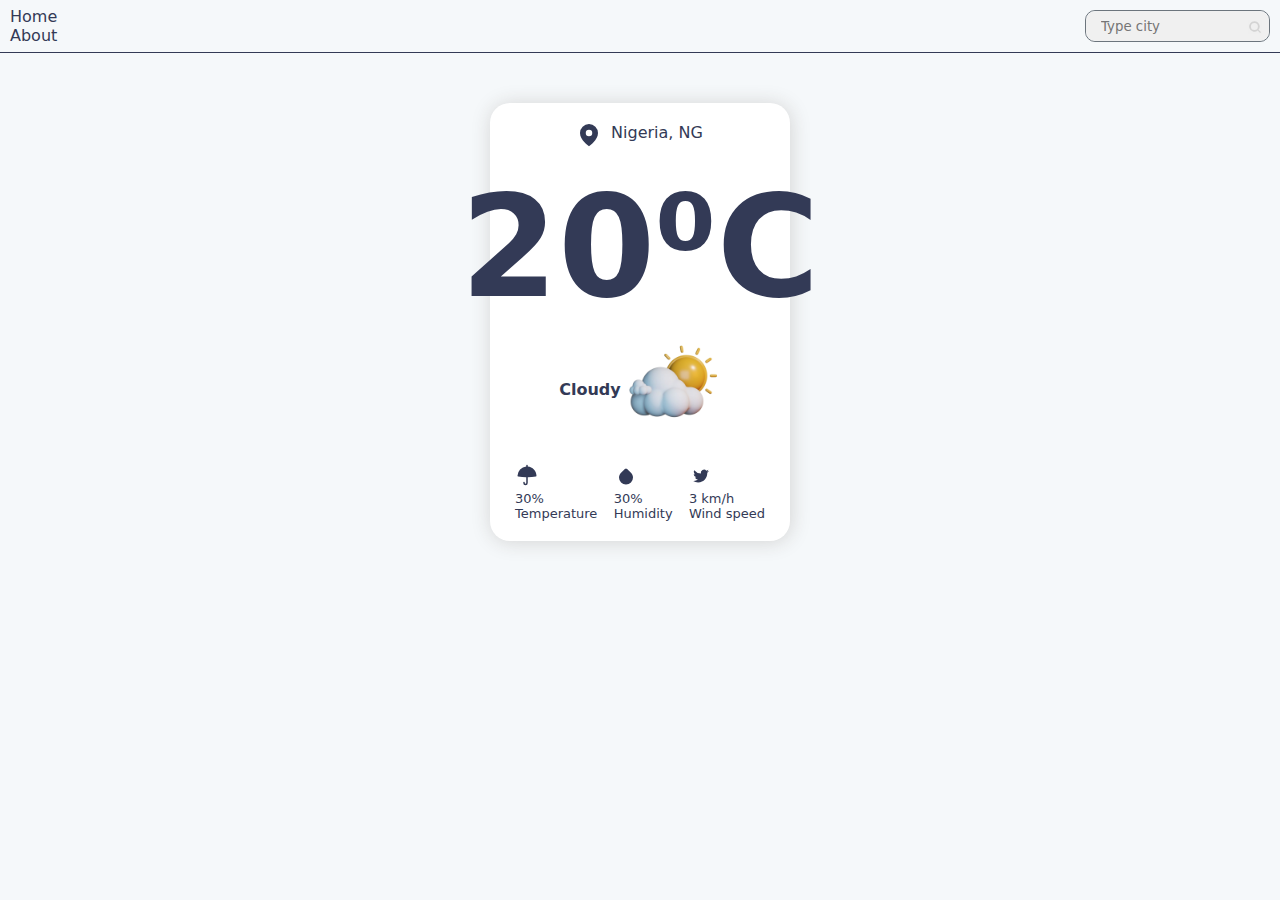
<file: weatherApp.html>
<!DOCTYPE html>
<html lang="en">
  <head>
    <meta charset="UTF-8" />
    <meta name="viewport" content="width=device-width, initial-scale=1.0" />
    <title>Document</title>
    <link rel="stylesheet" href="weatherApp.css" />
  </head>
  <body>
    <header>
      <ul>
        <li>Home</li>
        <li>About</li>
      </ul>

      <form action="" id="form">
        <div class="position">
        <input type="text" placeholder="Type city" id="input"/>
        <button><svg xmlns="http://www.w3.org/2000/svg" width="14" height="14" viewBox="0 0 24 24"><path fill="lightgray" fill-rule="evenodd" d="M11 2a9 9 0 1 0 5.618 16.032l3.675 3.675a1 1 0 0 0 1.414-1.414l-3.675-3.675A9 9 0 0 0 11 2m-6 9a6 6 0 1 1 12 0a6 6 0 0 1-12 0" clip-rule="evenodd"/></svg></button>
          </div>
      </form>
    </header>

    <div class="big-wrapper">
      <div class="wrapper">
        <div class="location">
          <p>
            <svg
              xmlns="http://www.w3.org/2000/svg"
              width="24"
              height="24"
              viewBox="0 0 24 24"
            >
              <path
                fill="currentColor"
                d="M10.115 21.811c.606.5 1.238.957 1.885 1.403a27 27 0 0 0 1.885-1.403a28 28 0 0 0 2.853-2.699C18.782 16.877 21 13.637 21 10a9 9 0 1 0-18 0c0 3.637 2.218 6.876 4.262 9.112a28 28 0 0 0 2.853 2.7M12 13.25a3.25 3.25 0 1 1 0-6.5a3.25 3.25 0 0 1 0 6.5"
              />
            </svg>
          </p>
          <p>Nigeria, NG</p>
        </div>

        <div class="degree">
          <h1>20⁰C</h1>
        </div>

        <div class="cloud">
          <span>Cloudy</span>
          <img src="./images/cloudd-removebg-preview.png" alt="" />
        </div>

        <div class="footer">
          
          <div>
            <p><svg xmlns="http://www.w3.org/2000/svg" width="24" height="24" viewBox="0 0 24 24"><path fill="currentColor" d="M12.75 1.5a.75.75 0 0 0-1.5 0v1.03a9.5 9.5 0 0 0-8.749 9.319a.67.67 0 0 0 .558.668a54.4 54.4 0 0 0 8.191.735V19a.75.75 0 0 1-1.5 0v-.5a.75.75 0 0 0-1.5 0v.5a2.25 2.25 0 0 0 4.5 0v-5.748a54.4 54.4 0 0 0 8.192-.735a.67.67 0 0 0 .557-.668c-.077-4.926-3.902-8.941-8.749-9.32z"/></svg></p>
            <p>30%</p>
            <p>Temperature <span id="Temperature"></span></p>
          </div>

          <div>
            <p><svg xmlns="http://www.w3.org/2000/svg" width="24" height="24" viewBox="0 0 24 24"><path fill="currentColor" d="M12 20.5q-2.91 0-4.955-2.006T5 13.61q0-1.373.555-2.628t1.487-2.24L10.87 4.99q.242-.22.534-.34q.291-.12.593-.12t.597.12t.538.34l3.827 3.752q.933.985 1.487 2.24T19 13.615q0 2.882-2.045 4.884T12 20.5"/></svg></p>
            <p>30%</p>
            <p>Humidity <span id="Humidity"></span></p>
          </div>

          <div>
            <p><svg xmlns="http://www.w3.org/2000/svg" width="24" height="24" viewBox="0 0 32 32"><path fill="currentColor" d="M26.492 9.493a8.6 8.6 0 0 1-2.473.678a4.35 4.35 0 0 0 1.892-2.38a8.7 8.7 0 0 1-2.734 1.043a4.308 4.308 0 0 0-7.336 3.927a12.23 12.23 0 0 1-8.874-4.5a4.3 4.3 0 0 0-.583 2.165a4.3 4.3 0 0 0 1.915 3.583a4.3 4.3 0 0 1-1.95-.538v.053a4.305 4.305 0 0 0 3.454 4.222q-.541.148-1.134.147q-.416.002-.81-.076a4.31 4.31 0 0 0 4.022 2.99a8.7 8.7 0 0 1-6.374 1.78a12.16 12.16 0 0 0 6.6 1.938c7.92 0 12.248-6.562 12.248-12.25q.001-.28-.01-.557a8.6 8.6 0 0 0 2.146-2.224"/></svg></p>
            <p>3 km/h</p>
            <p>Wind speed <span id="Wind"></span></p>
          <div>
        </div>
      </div>
    </div>





    <script src="./weatherApp.js"></script>
  </body>
</html>
</file>
<file: weatherApp.css>
* {
  margin: 0;
  padding: 0;
  box-sizing: border-box;
  font-family: system-ui, sans-serif;
}
body {
  background-color: #f5f8fa;
}
header {
  border-bottom: 1px solid #333a56;
  color: #333a56;
  display: flex;
  justify-content: space-between;
  padding: 7px 10px;
  align-items: center;
  margin-bottom: 50px;
  font-family: "Times New Roman", Times, serif;
}
form{
  position: relative;
  width: 185px;
  border: 1px solid #6c757d;
  border-radius: 10px;
}

form input {
  padding: 5px 15px;
  color: #6c757d;
  background-color: #f0f0f0;
  outline: none;
  border: none;
  border-radius: 10px;
  width: 100%;
  height: 30px;
}
/* form input::placeholder {
  color: #333a56;
  font-size: 12px;
} */
form button {
  border: none;
  position: absolute;
  top: 9px;
  right: 7px;
  display: flex;
  align-items: center;
  /* background-color: transparent; */
  cursor: pointer;
}

.big-wrapper {
  display: flex;
  justify-content: center;
}
.wrapper {
  height: 100%;
  background-color: white;
  color: #333a56;
  width: 300px;
  padding: 20px 25px;
  border-radius: 20px;
  box-shadow: 1px 1px 20px lightgray;
  display: flex;
  justify-content: center;
  flex-direction: column;
}

.location {
  display: flex;
  justify-content: center;
  gap: 10px;
  margin-bottom: 15px;
}
.degree {
  display: flex;
  justify-content: center;
  font-weight: 300px;
  font-size: 70px;
}

.cloud {
  display: flex;
  justify-content: center;
  align-items: center;
  margin-bottom: 35px;
}
.cloud img {
  width: 100px;
}
.cloud span {
  margin-top: 20px;
  font-weight: bold;
}

.footer {
  display: flex;
  justify-content: space-between;
  gap: 6px;
  font-size: 13px;
}
</file>
